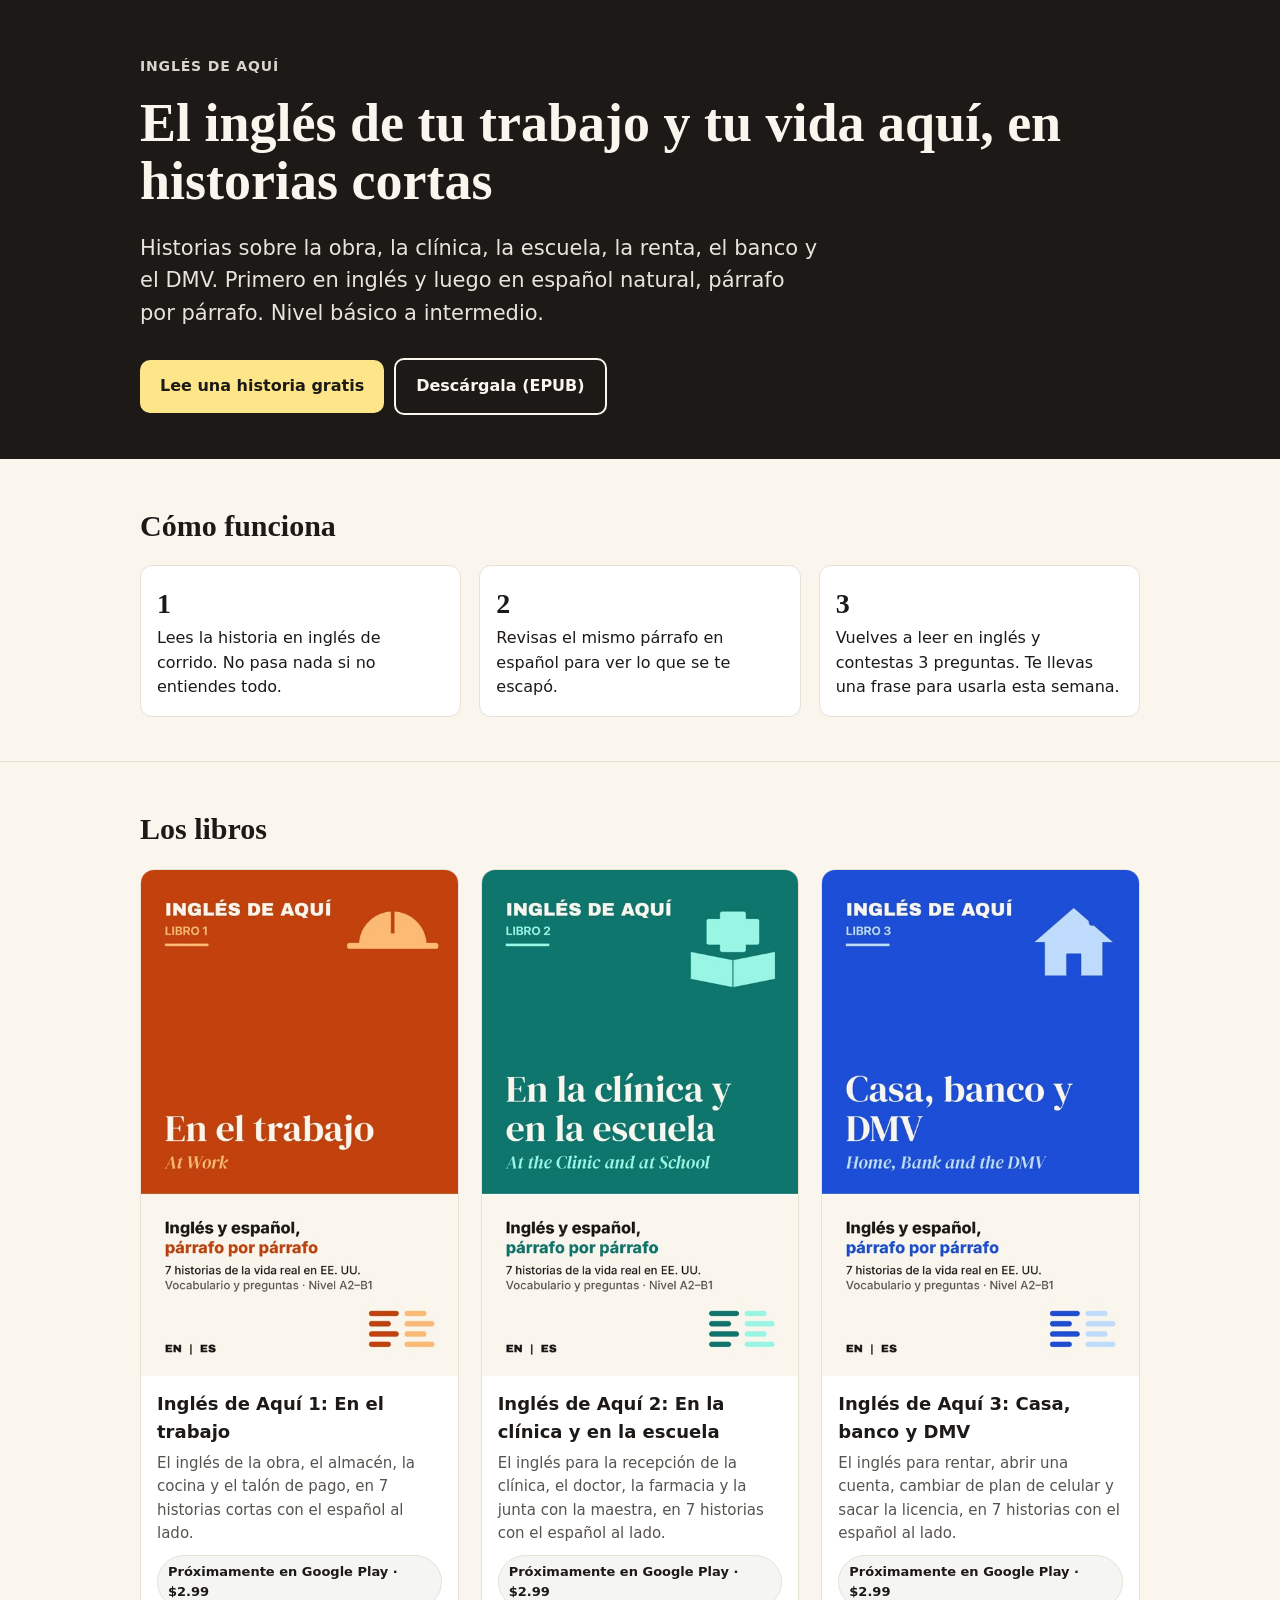
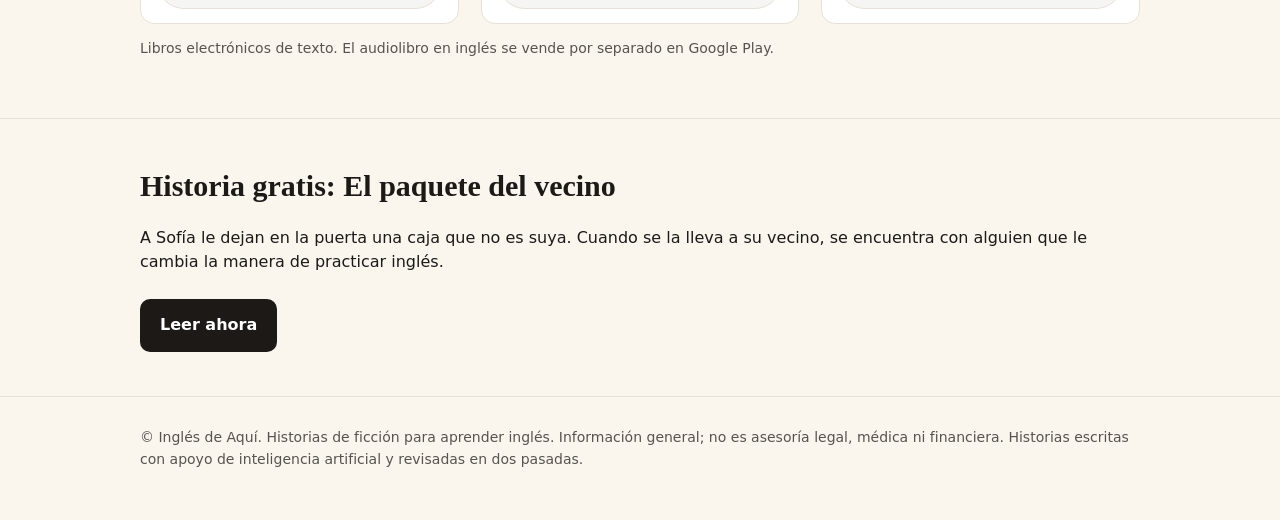
<file: docs/index.html>
<!doctype html><html lang="es"><head><meta charset="utf-8"><meta name="viewport" content="width=device-width,initial-scale=1">
<title>Inglés de Aquí: inglés para la vida real en EE. UU.</title><meta name="description" content="Inglés de Aquí es una serie de historias cortas para latinos que viven en Estados Unidos y quieren el inglés que de verdad usan: el primer día en la obra, "><link rel="canonical" href="https://zcloud8891.github.io/ingles-de-aqui/">
<meta property="og:title" content="Inglés de Aquí: inglés para la vida real en EE. UU."><meta property="og:description" content="Inglés de Aquí es una serie de historias cortas para latinos que viven en Estados Unidos y quieren el inglés que de verdad usan: el primer día en la obra, ">
<meta property="og:image" content="https://zcloud8891.github.io/ingles-de-aqui/img/free.jpg"><meta property="og:type" content="website">
<link rel="stylesheet" href="style.css"></head><body><header class="hero"><div class="wrap"><div class="brand">Inglés de Aquí</div>
<h1>El inglés de tu trabajo y tu vida aquí, en historias cortas</h1>
<p class="lead">Historias sobre la obra, la clínica, la escuela, la renta, el banco y el DMV. Primero en inglés y luego en español natural, párrafo por párrafo. Nivel básico a intermedio.</p>
<a class="btn primary" href="historia-gratis/">Lee una historia gratis</a><a class="btn ghost" href="https://github.com/Zcloud8891/ingles-de-aqui/releases/download/free-v1/ingles-de-aqui-historia-gratis.epub">Descárgala (EPUB)</a>
</div></header>
<main>
<section><div class="wrap"><h2>Cómo funciona</h2><div class="steps">
<div class="step"><b>1</b>Lees la historia en inglés de corrido. No pasa nada si no entiendes todo.</div>
<div class="step"><b>2</b>Revisas el mismo párrafo en español para ver lo que se te escapó.</div>
<div class="step"><b>3</b>Vuelves a leer en inglés y contestas 3 preguntas. Te llevas una frase para usarla esta semana.</div>
</div></div></section>
<section><div class="wrap"><h2>Los libros</h2><div class="books"><div class="book"><img src="img/t1.jpg" alt="Portada: Inglés de Aquí 1: En el trabajo" loading="lazy"><div class="b">
<h3>Inglés de Aquí 1: En el trabajo</h3><p>El inglés de la obra, el almacén, la cocina y el talón de pago, en 7 historias cortas con el español al lado.</p><span class="soon">Próximamente en Google Play · $2.99</span></div></div><div class="book"><img src="img/t2.jpg" alt="Portada: Inglés de Aquí 2: En la clínica y en la escuela" loading="lazy"><div class="b">
<h3>Inglés de Aquí 2: En la clínica y en la escuela</h3><p>El inglés para la recepción de la clínica, el doctor, la farmacia y la junta con la maestra, en 7 historias con el español al lado.</p><span class="soon">Próximamente en Google Play · $2.99</span></div></div><div class="book"><img src="img/t3.jpg" alt="Portada: Inglés de Aquí 3: Casa, banco y DMV" loading="lazy"><div class="b">
<h3>Inglés de Aquí 3: Casa, banco y DMV</h3><p>El inglés para rentar, abrir una cuenta, cambiar de plan de celular y sacar la licencia, en 7 historias con el español al lado.</p><span class="soon">Próximamente en Google Play · $2.99</span></div></div></div>
<p style="color:var(--muted);font-size:14px;margin-top:14px">Libros electrónicos de texto. El audiolibro en inglés se vende por separado en Google Play.</p></div></section>
<section><div class="wrap"><h2>Historia gratis: El paquete del vecino</h2>
<p>A Sofía le dejan en la puerta una caja que no es suya. Cuando se la lleva a su vecino, se encuentra con alguien que le cambia la manera de practicar inglés.</p>
<a class="btn primary" style="background:#1c1917;color:#fff" href="historia-gratis/">Leer ahora</a></div></section>
</main>
<footer><div class="wrap">© Inglés de Aquí. Historias de ficción para aprender inglés. Información general; no es asesoría legal, médica ni financiera. Historias escritas con apoyo de inteligencia artificial y revisadas en dos pasadas.</div></footer></body></html>
</file>
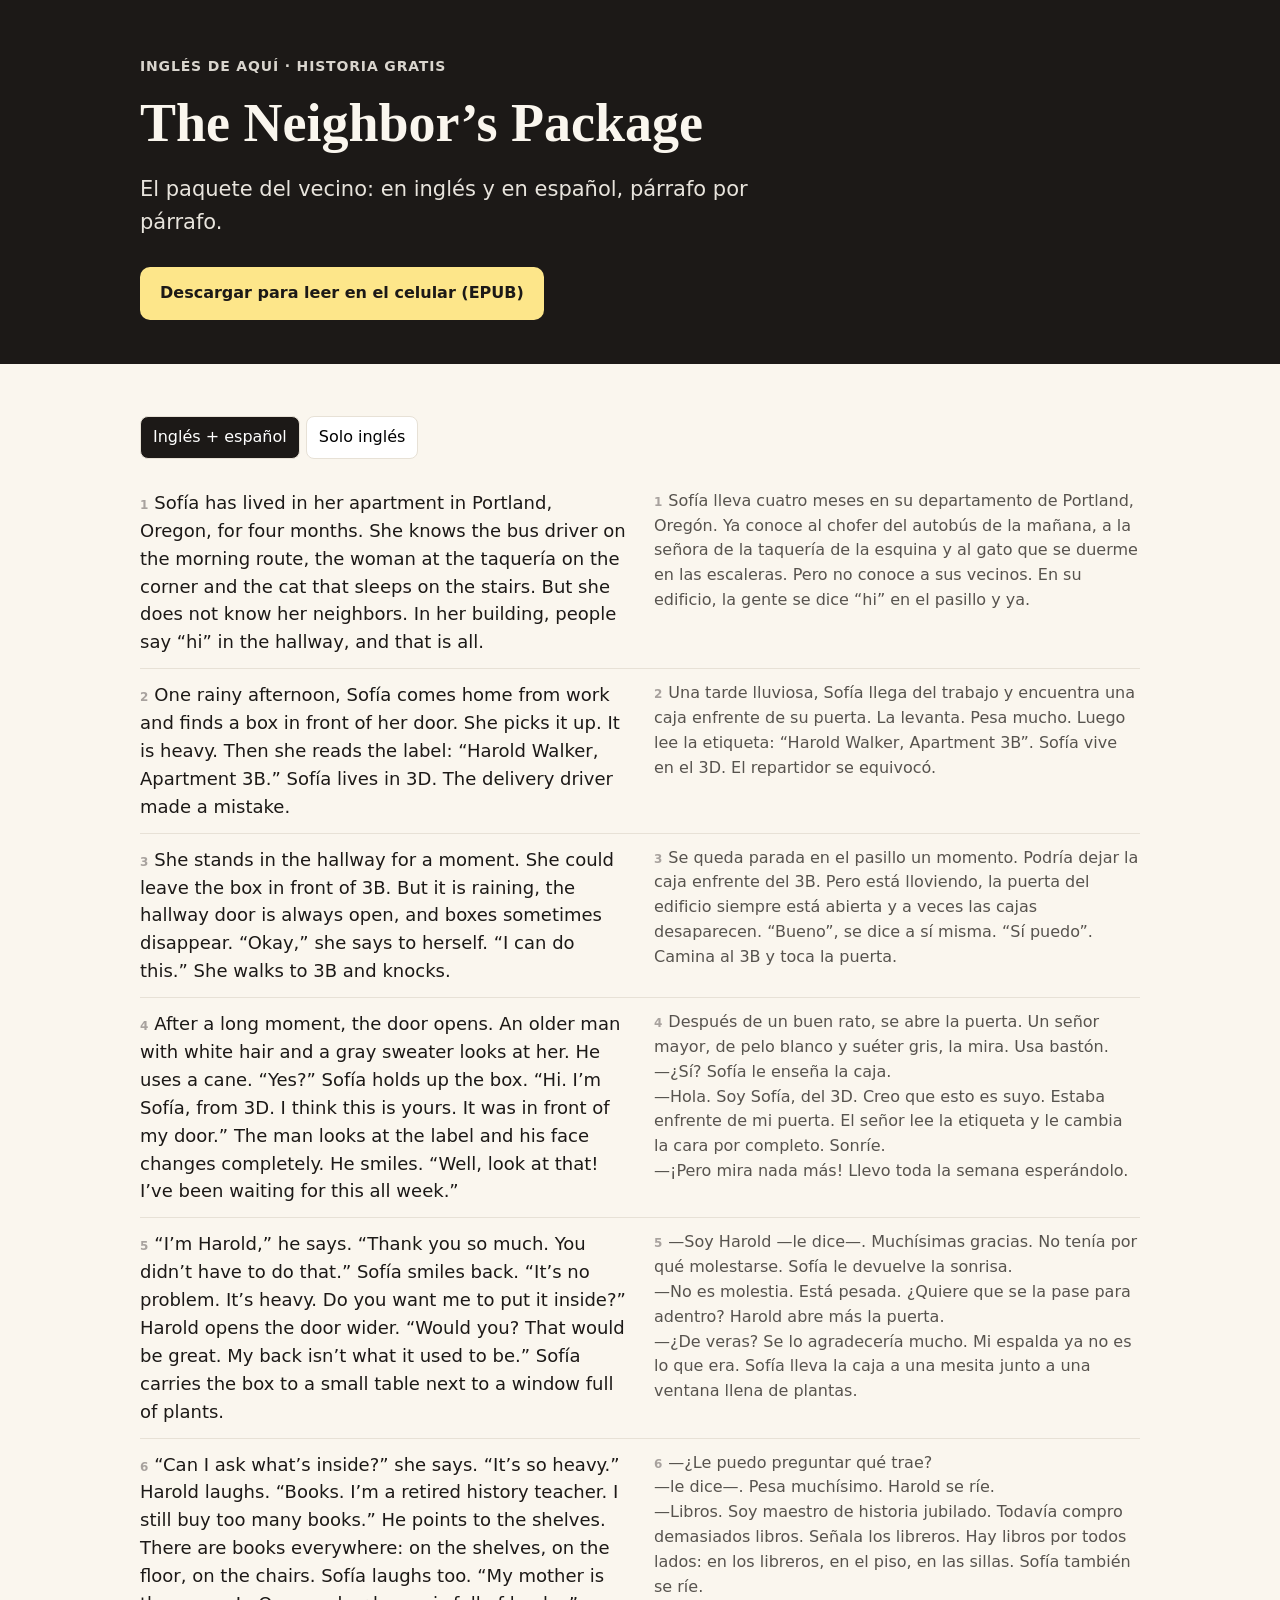
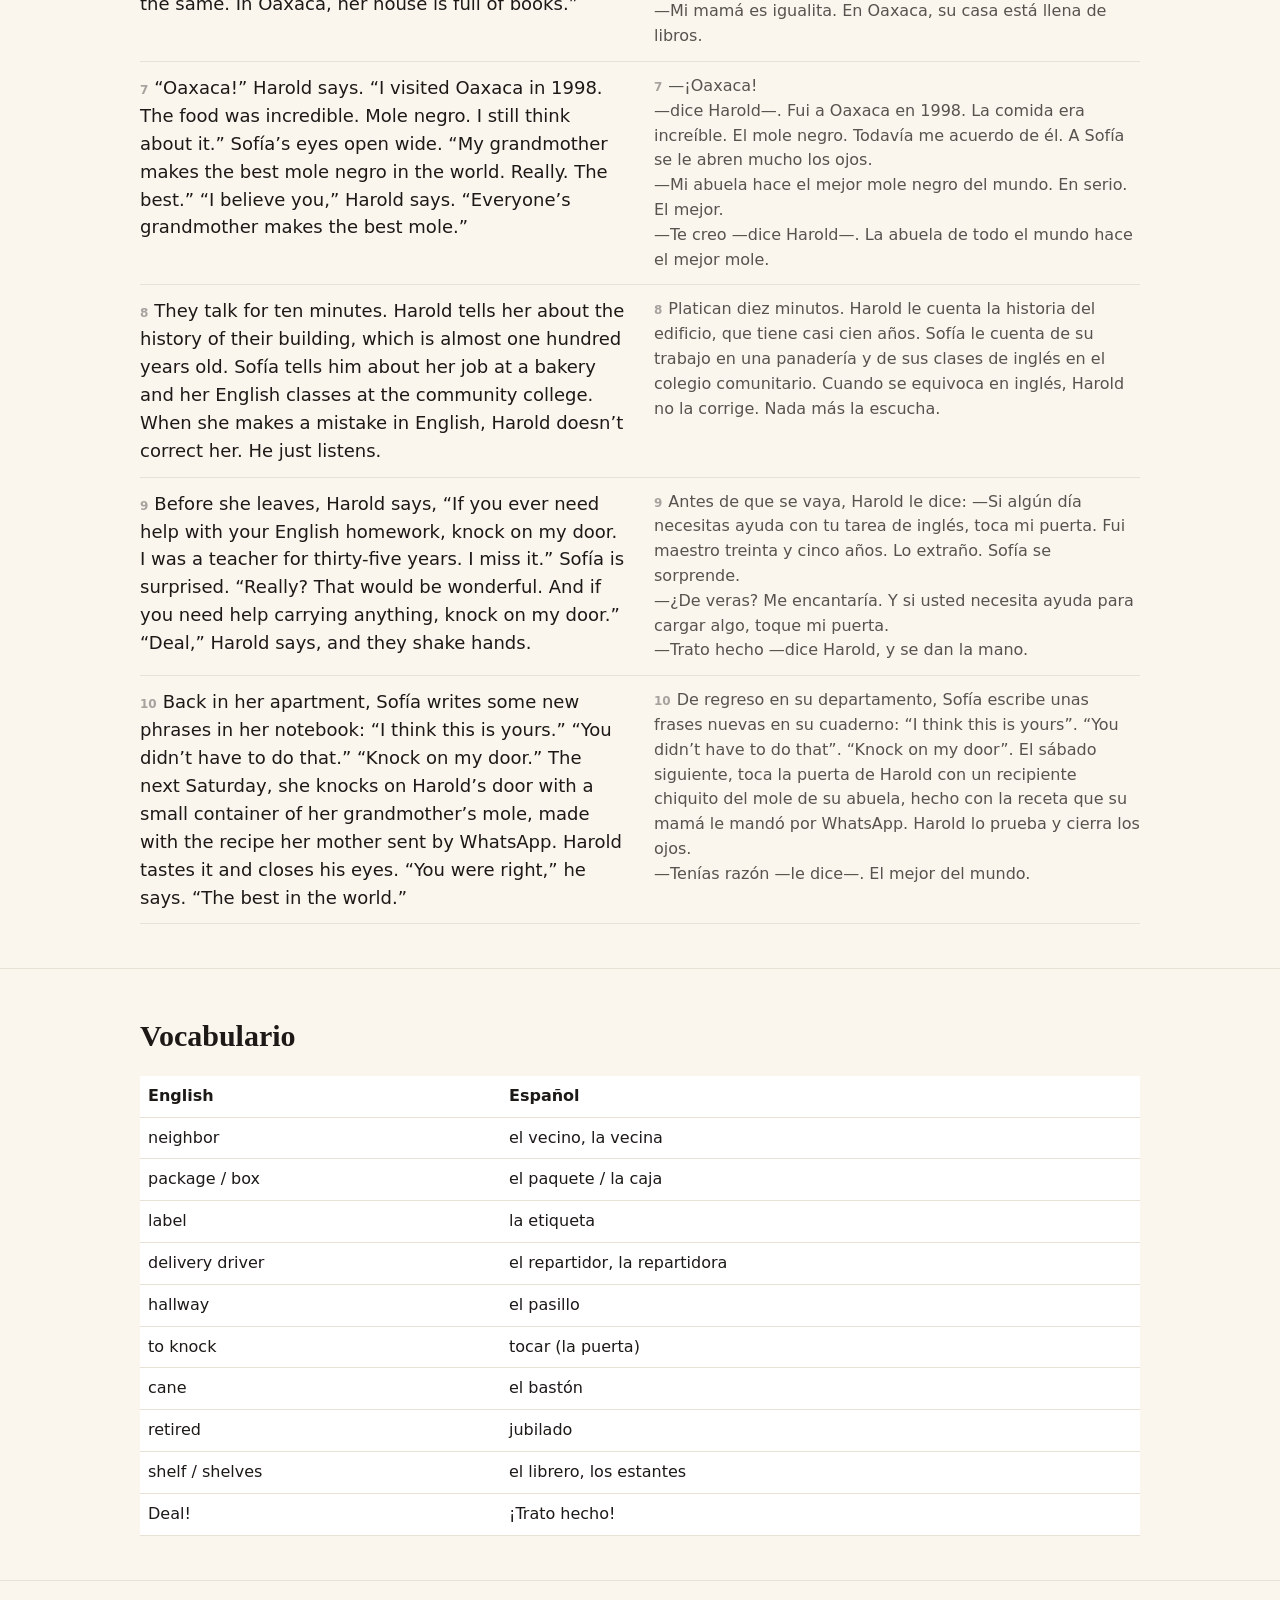
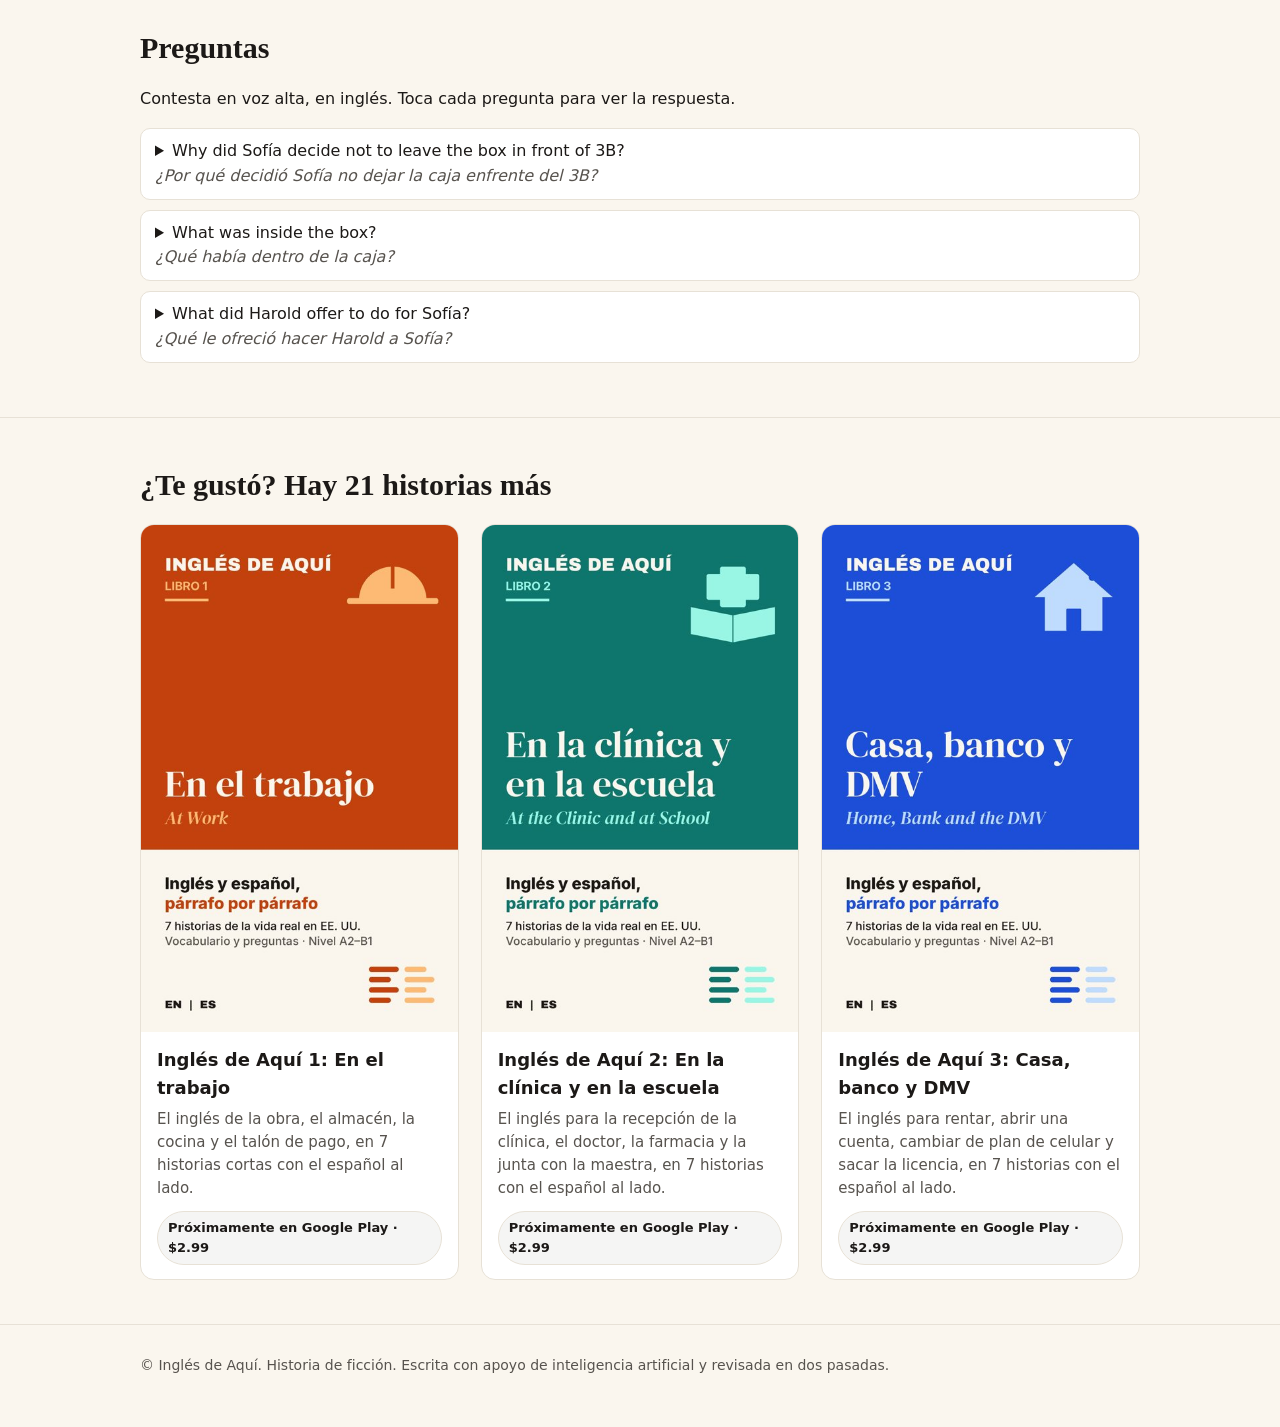
<file: docs/historia-gratis/index.html>
<!doctype html><html lang="es"><head><meta charset="utf-8"><meta name="viewport" content="width=device-width,initial-scale=1">
<title>Historia gratis en inglés y español: El paquete del vecino | Inglés de Aquí</title><meta name="description" content="Una historia gratis: Sofía le lleva una caja equivocada a su vecino y termina con un maestro de inglés."><link rel="canonical" href="https://zcloud8891.github.io/ingles-de-aqui/historia-gratis/">
<meta property="og:title" content="Historia gratis en inglés y español: El paquete del vecino | Inglés de Aquí"><meta property="og:description" content="Una historia gratis: Sofía le lleva una caja equivocada a su vecino y termina con un maestro de inglés.">
<meta property="og:image" content="https://zcloud8891.github.io/ingles-de-aqui/img/free.jpg"><meta property="og:type" content="website">
<link rel="stylesheet" href="../style.css"></head><body><header class="hero"><div class="wrap"><div class="brand"><a href="../" style="text-decoration:none">Inglés de Aquí</a> · Historia gratis</div>
<h1 lang="en">The Neighbor’s Package</h1><p class="lead">El paquete del vecino: en inglés y en español, párrafo por párrafo.</p>
<a class="btn primary" href="https://github.com/Zcloud8891/ingles-de-aqui/releases/download/free-v1/ingles-de-aqui-historia-gratis.epub">Descargar para leer en el celular (EPUB)</a></div></header>
<main><section><div class="wrap">
<div class="mode" role="group" aria-label="Modo de lectura"><button id="both" aria-pressed="true">Inglés + español</button><button id="enonly" aria-pressed="false">Solo inglés</button></div>
<div class="pair" id="p1"><div class="en" lang="en"><span class="n">1</span>Sofía has lived in her apartment in Portland, Oregon, for four months. She knows the bus driver on the morning route, the woman at the taquería on the corner and the cat that sleeps on the stairs. But she does not know her neighbors. In her building, people say “hi” in the hallway, and that is all.</div><div class="es" lang="es"><span class="n">1</span>Sofía lleva cuatro meses en su departamento de Portland, Oregón. Ya conoce al chofer del autobús de la mañana, a la señora de la taquería de la esquina y al gato que se duerme en las escaleras. Pero no conoce a sus vecinos. En su edificio, la gente se dice “hi” en el pasillo y ya.</div></div>
<div class="pair" id="p2"><div class="en" lang="en"><span class="n">2</span>One rainy afternoon, Sofía comes home from work and finds a box in front of her door. She picks it up. It is heavy. Then she reads the label: “Harold Walker, Apartment 3B.” Sofía lives in 3D. The delivery driver made a mistake.</div><div class="es" lang="es"><span class="n">2</span>Una tarde lluviosa, Sofía llega del trabajo y encuentra una caja enfrente de su puerta. La levanta. Pesa mucho. Luego lee la etiqueta: “Harold Walker, Apartment 3B”. Sofía vive en el 3D. El repartidor se equivocó.</div></div>
<div class="pair" id="p3"><div class="en" lang="en"><span class="n">3</span>She stands in the hallway for a moment. She could leave the box in front of 3B. But it is raining, the hallway door is always open, and boxes sometimes disappear. “Okay,” she says to herself. “I can do this.” She walks to 3B and knocks.</div><div class="es" lang="es"><span class="n">3</span>Se queda parada en el pasillo un momento. Podría dejar la caja enfrente del 3B. Pero está lloviendo, la puerta del edificio siempre está abierta y a veces las cajas desaparecen. “Bueno”, se dice a sí misma. “Sí puedo”. Camina al 3B y toca la puerta.</div></div>
<div class="pair" id="p4"><div class="en" lang="en"><span class="n">4</span>After a long moment, the door opens. An older man with white hair and a gray sweater looks at her. He uses a cane. “Yes?” Sofía holds up the box. “Hi. I’m Sofía, from 3D. I think this is yours. It was in front of my door.” The man looks at the label and his face changes completely. He smiles. “Well, look at that! I’ve been waiting for this all week.”</div><div class="es" lang="es"><span class="n">4</span>Después de un buen rato, se abre la puerta. Un señor mayor, de pelo blanco y suéter gris, la mira. Usa bastón.<br>—¿Sí? Sofía le enseña la caja.<br>—Hola. Soy Sofía, del 3D. Creo que esto es suyo. Estaba enfrente de mi puerta. El señor lee la etiqueta y le cambia la cara por completo. Sonríe.<br>—¡Pero mira nada más! Llevo toda la semana esperándolo.</div></div>
<div class="pair" id="p5"><div class="en" lang="en"><span class="n">5</span>“I’m Harold,” he says. “Thank you so much. You didn’t have to do that.” Sofía smiles back. “It’s no problem. It’s heavy. Do you want me to put it inside?” Harold opens the door wider. “Would you? That would be great. My back isn’t what it used to be.” Sofía carries the box to a small table next to a window full of plants.</div><div class="es" lang="es"><span class="n">5</span>—Soy Harold —le dice—. Muchísimas gracias. No tenía por qué molestarse. Sofía le devuelve la sonrisa.<br>—No es molestia. Está pesada. ¿Quiere que se la pase para adentro? Harold abre más la puerta.<br>—¿De veras? Se lo agradecería mucho. Mi espalda ya no es lo que era. Sofía lleva la caja a una mesita junto a una ventana llena de plantas.</div></div>
<div class="pair" id="p6"><div class="en" lang="en"><span class="n">6</span>“Can I ask what’s inside?” she says. “It’s so heavy.” Harold laughs. “Books. I’m a retired history teacher. I still buy too many books.” He points to the shelves. There are books everywhere: on the shelves, on the floor, on the chairs. Sofía laughs too. “My mother is the same. In Oaxaca, her house is full of books.”</div><div class="es" lang="es"><span class="n">6</span>—¿Le puedo preguntar qué trae?<br>—le dice—. Pesa muchísimo. Harold se ríe.<br>—Libros. Soy maestro de historia jubilado. Todavía compro demasiados libros. Señala los libreros. Hay libros por todos lados: en los libreros, en el piso, en las sillas. Sofía también se ríe.<br>—Mi mamá es igualita. En Oaxaca, su casa está llena de libros.</div></div>
<div class="pair" id="p7"><div class="en" lang="en"><span class="n">7</span>“Oaxaca!” Harold says. “I visited Oaxaca in 1998. The food was incredible. Mole negro. I still think about it.” Sofía’s eyes open wide. “My grandmother makes the best mole negro in the world. Really. The best.” “I believe you,” Harold says. “Everyone’s grandmother makes the best mole.”</div><div class="es" lang="es"><span class="n">7</span>—¡Oaxaca!<br>—dice Harold—. Fui a Oaxaca en 1998. La comida era increíble. El mole negro. Todavía me acuerdo de él. A Sofía se le abren mucho los ojos.<br>—Mi abuela hace el mejor mole negro del mundo. En serio. El mejor.<br>—Te creo —dice Harold—. La abuela de todo el mundo hace el mejor mole.</div></div>
<div class="pair" id="p8"><div class="en" lang="en"><span class="n">8</span>They talk for ten minutes. Harold tells her about the history of their building, which is almost one hundred years old. Sofía tells him about her job at a bakery and her English classes at the community college. When she makes a mistake in English, Harold doesn’t correct her. He just listens.</div><div class="es" lang="es"><span class="n">8</span>Platican diez minutos. Harold le cuenta la historia del edificio, que tiene casi cien años. Sofía le cuenta de su trabajo en una panadería y de sus clases de inglés en el colegio comunitario. Cuando se equivoca en inglés, Harold no la corrige. Nada más la escucha.</div></div>
<div class="pair" id="p9"><div class="en" lang="en"><span class="n">9</span>Before she leaves, Harold says, “If you ever need help with your English homework, knock on my door. I was a teacher for thirty-five years. I miss it.” Sofía is surprised. “Really? That would be wonderful. And if you need help carrying anything, knock on my door.” “Deal,” Harold says, and they shake hands.</div><div class="es" lang="es"><span class="n">9</span>Antes de que se vaya, Harold le dice: —Si algún día necesitas ayuda con tu tarea de inglés, toca mi puerta. Fui maestro treinta y cinco años. Lo extraño. Sofía se sorprende.<br>—¿De veras? Me encantaría. Y si usted necesita ayuda para cargar algo, toque mi puerta.<br>—Trato hecho —dice Harold, y se dan la mano.</div></div>
<div class="pair" id="p10"><div class="en" lang="en"><span class="n">10</span>Back in her apartment, Sofía writes some new phrases in her notebook: “I think this is yours.” “You didn’t have to do that.” “Knock on my door.” The next Saturday, she knocks on Harold’s door with a small container of her grandmother’s mole, made with the recipe her mother sent by WhatsApp. Harold tastes it and closes his eyes. “You were right,” he says. “The best in the world.”</div><div class="es" lang="es"><span class="n">10</span>De regreso en su departamento, Sofía escribe unas frases nuevas en su cuaderno: “I think this is yours”. “You didn’t have to do that”. “Knock on my door”. El sábado siguiente, toca la puerta de Harold con un recipiente chiquito del mole de su abuela, hecho con la receta que su mamá le mandó por WhatsApp. Harold lo prueba y cierra los ojos.<br>—Tenías razón —le dice—. El mejor del mundo.</div></div>
</div></section>
<section><div class="wrap"><h2>Vocabulario</h2><table><tr><th>English</th><th>Español</th></tr><tr><td lang="en">neighbor</td><td>el vecino, la vecina</td></tr><tr><td lang="en">package / box</td><td>el paquete / la caja</td></tr><tr><td lang="en">label</td><td>la etiqueta</td></tr><tr><td lang="en">delivery driver</td><td>el repartidor, la repartidora</td></tr><tr><td lang="en">hallway</td><td>el pasillo</td></tr><tr><td lang="en">to knock</td><td>tocar (la puerta)</td></tr><tr><td lang="en">cane</td><td>el bastón</td></tr><tr><td lang="en">retired</td><td>jubilado</td></tr><tr><td lang="en">shelf / shelves</td><td>el librero, los estantes</td></tr><tr><td lang="en">Deal!</td><td>¡Trato hecho!</td></tr></table></div></section>
<section><div class="wrap"><h2>Preguntas</h2><p>Contesta en voz alta, en inglés. Toca cada pregunta para ver la respuesta.</p><details><summary><span lang="en">Why did Sofía decide not to leave the box in front of 3B?</span><span class="qes">¿Por qué decidió Sofía no dejar la caja enfrente del 3B?</span></summary><p lang="en"><b>Answer:</b> Because it was raining, the building door is always open, and boxes sometimes disappear.</p></details><details><summary><span lang="en">What was inside the box?</span><span class="qes">¿Qué había dentro de la caja?</span></summary><p lang="en"><b>Answer:</b> Books.</p></details><details><summary><span lang="en">What did Harold offer to do for Sofía?</span><span class="qes">¿Qué le ofreció hacer Harold a Sofía?</span></summary><p lang="en"><b>Answer:</b> Help her with her English homework.</p></details></div></section>
<section><div class="wrap"><h2>¿Te gustó? Hay 21 historias más</h2><div class="books"><div class="book"><img src="../img/t1.jpg" alt="Portada: Inglés de Aquí 1: En el trabajo" loading="lazy"><div class="b">
<h3>Inglés de Aquí 1: En el trabajo</h3><p>El inglés de la obra, el almacén, la cocina y el talón de pago, en 7 historias cortas con el español al lado.</p><span class="soon">Próximamente en Google Play · $2.99</span></div></div><div class="book"><img src="../img/t2.jpg" alt="Portada: Inglés de Aquí 2: En la clínica y en la escuela" loading="lazy"><div class="b">
<h3>Inglés de Aquí 2: En la clínica y en la escuela</h3><p>El inglés para la recepción de la clínica, el doctor, la farmacia y la junta con la maestra, en 7 historias con el español al lado.</p><span class="soon">Próximamente en Google Play · $2.99</span></div></div><div class="book"><img src="../img/t3.jpg" alt="Portada: Inglés de Aquí 3: Casa, banco y DMV" loading="lazy"><div class="b">
<h3>Inglés de Aquí 3: Casa, banco y DMV</h3><p>El inglés para rentar, abrir una cuenta, cambiar de plan de celular y sacar la licencia, en 7 historias con el español al lado.</p><span class="soon">Próximamente en Google Play · $2.99</span></div></div></div></div></section>
</main><footer><div class="wrap">© Inglés de Aquí. Historia de ficción. Escrita con apoyo de inteligencia artificial y revisada en dos pasadas.</div></footer>
<script>const b=document.getElementById('both'),e=document.getElementById('enonly');
b.onclick=()=>{document.body.classList.remove('hide-es');b.setAttribute('aria-pressed','true');e.setAttribute('aria-pressed','false')};
e.onclick=()=>{document.body.classList.add('hide-es');e.setAttribute('aria-pressed','true');b.setAttribute('aria-pressed','false')};</script></body></html>
</file>
<file: docs/style.css>
:root{--ink:#1c1917;--muted:#57534e;--cream:#faf6ee;--line:#e7e1d6;--a:#7c3aed}
*{box-sizing:border-box}body{margin:0;font-family:system-ui,-apple-system,Segoe UI,Roboto,sans-serif;color:var(--ink);background:var(--cream);line-height:1.55}
a{color:inherit}.wrap{max-width:1040px;margin:0 auto;padding:0 20px}
header.hero{background:#1c1917;color:#faf6ee;padding:56px 0 44px}
.brand{font-weight:900;letter-spacing:.06em;text-transform:uppercase;font-size:14px;opacity:.85}
h1{font-family:Georgia,'Times New Roman',serif;font-size:clamp(32px,6vw,54px);line-height:1.08;margin:.3em 0 .3em}
.lead{font-size:clamp(17px,2.4vw,21px);max-width:680px;opacity:.92}
.btn{display:inline-block;padding:14px 20px;border-radius:10px;font-weight:700;text-decoration:none;margin:8px 10px 0 0}
.btn.primary{background:#fde68a;color:#1c1917}.btn.ghost{border:2px solid #faf6ee;color:#faf6ee}
section{padding:44px 0;border-bottom:1px solid var(--line)}
h2{font-family:Georgia,serif;font-size:30px;margin:0 0 16px}
.books{display:grid;grid-template-columns:repeat(auto-fit,minmax(220px,1fr));gap:22px}
.book{background:#fff;border:1px solid var(--line);border-radius:14px;overflow:hidden}
.book img{width:100%;display:block;aspect-ratio:10/16;object-fit:cover}
.book .b{padding:14px 16px}.book h3{margin:0 0 6px;font-size:18px}.book p{margin:0 0 10px;color:var(--muted);font-size:15px}
.soon{display:inline-block;font-size:13px;font-weight:700;background:#f5f5f4;border:1px solid var(--line);padding:6px 10px;border-radius:999px}
.steps{display:grid;grid-template-columns:repeat(auto-fit,minmax(220px,1fr));gap:18px}
.step{background:#fff;border:1px solid var(--line);border-radius:12px;padding:16px}
.step b{display:block;font-size:28px;font-family:Georgia,serif}
footer{padding:30px 0 50px;color:var(--muted);font-size:14px}
/* story */
.pair{display:grid;grid-template-columns:1fr;gap:6px 28px;padding:12px 0;border-bottom:1px solid var(--line)}
.pair .en{font-size:18px}.pair .es{font-size:16px;color:var(--muted)}
.pair .n{font-size:12px;color:#a8a29e;font-weight:700;margin-right:6px}
@media(min-width:820px){.pair{grid-template-columns:1fr 1fr}}
.mode{margin:8px 0 18px}.mode button{font:inherit;padding:8px 12px;border-radius:8px;border:1px solid var(--line);background:#fff;margin-right:6px;cursor:pointer}
.mode button[aria-pressed=true]{background:#1c1917;color:#fff}
body.hide-es .pair .es{display:none}body.hide-es .pair{grid-template-columns:1fr}
table{border-collapse:collapse;width:100%;background:#fff}td,th{border-bottom:1px solid var(--line);padding:8px;text-align:left}
details{background:#fff;border:1px solid var(--line);border-radius:10px;padding:10px 14px;margin:10px 0}
.qes{display:block;color:var(--muted);font-style:italic}
</file>
